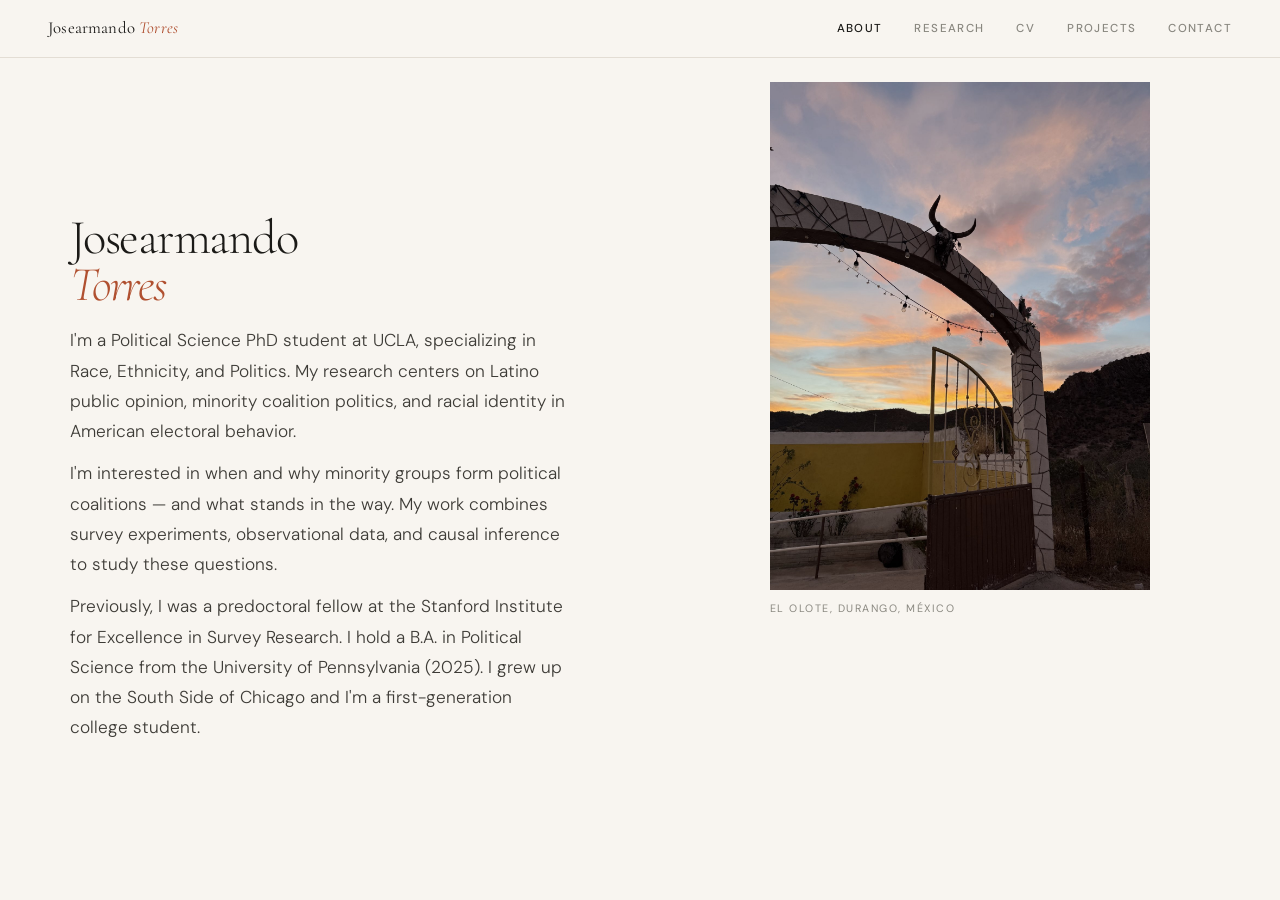
<file: index.html>
<!DOCTYPE html>
<html lang="en">
<head>
  <meta charset="UTF-8" />
  <meta name="viewport" content="width=device-width, initial-scale=1.0" />
  <title>Josearmando Torres</title>
  <link rel="preconnect" href="https://fonts.googleapis.com" />
  <link href="https://fonts.googleapis.com/css2?family=Cormorant+Garamond:ital,wght@0,300;0,400;0,500;1,300;1,400&family=DM+Sans:opsz,wght@9..40,300;9..40,400;9..40,500&display=swap" rel="stylesheet" />
  <link rel="stylesheet" href="style.css" />

  <style>
    /* ── About page: full-viewport split ── */
    .about-page {
      display: grid;
      grid-template-columns: 1fr 1fr;
      height: calc(100vh - var(--nav-h));
    }

    /* ── Left: text ── */
    .about-left {
      padding: 1rem 3rem;
      display: flex;
      flex-direction: column;
      justify-content: center;
      align-items: center;
      overflow: hidden; /* prevents content spill from causing page scroll */
    }

    .about-text-wrap {
      width: 100%;
      max-width: 500px;
    }

    .about-name {
      font-family: 'Cormorant Garamond', serif;
      font-size: clamp(2.8rem, 3.8vw, 4.4rem);
      font-weight: 300;
      line-height: 0.95;
      letter-spacing: -0.025em;
      margin-bottom: 1.1rem;
    }

    .about-name em {
      display: block;
      font-style: italic;
      color: var(--accent);
    }

    .about-body p {
      color: var(--subtle);
      font-size: 1.08rem;
      line-height: 1.75;
      margin-bottom: 0.75rem;
      font-weight: 300;
    }

    .about-body p:last-child { margin-bottom: 0; }

    /* ── Right: photo ── */
    .about-right {
      display: flex;
      flex-direction: column;
      justify-content: flex-start;
      align-items: center;
      padding: 1.5rem 3rem 1rem;
    }

    .about-right img {
      width: 70%;
      height: auto;
      display: block;
      filter: saturate(0.85);
    }

    .about-right .photo-caption {
      width: 70%;
      margin-top: 0.6rem;
    }

    /* ── Mobile ── */
    @media (max-width: 820px) {
      .about-page {
        grid-template-columns: 1fr;
        height: auto;
      }

      .about-left {
        padding: 3rem 2rem 2.5rem;
        align-items: flex-start;
      }

      .about-text-wrap { max-width: 100%; }

      .about-right {
        padding: 1.5rem 2rem 3rem;
        align-items: flex-start;
      }

      .about-right img,
      .about-right .photo-caption { width: 100%; }
    }
  </style>
</head>

<body>

  <header class="site-header">
    <a href="index.html" class="site-title">Josearmando <em>Torres</em></a>
    <nav class="site-nav">
      <a href="index.html" class="active">About</a>
      <a href="research.html">Research</a>
      <a href="files/CVJosearmandoTorres.pdf" target="_blank" class="cv-link">CV</a>
      <a href="projects.html">Projects</a>
      <a href="contact.html">Contact</a>
    </nav>
  </header>

  <div class="about-page">

    <div class="about-left fade-in">
      <div class="about-text-wrap">
      <h1 class="about-name">Josearmando<em>Torres</em></h1>
      <div class="about-body">
        <p>
          I'm a Political Science PhD student at UCLA, specializing in
          Race, Ethnicity, and Politics. My research centers on Latino public
          opinion, minority coalition politics, and racial identity in American
          electoral behavior.
        </p>
        <p>
          I'm interested in when and why minority groups form political coalitions —
          and what stands in the way. My work combines survey experiments,
          observational data, and causal inference to study these questions.
        </p>
        <p>
          Previously, I was a predoctoral fellow at the Stanford Institute for
          Excellence in Survey Research. I hold a B.A. in Political Science from
          the University of Pennsylvania (2025). I grew up on the South Side of
          Chicago and I'm a first-generation college student.
        </p>
      </div>
      </div><!-- /.about-text-wrap -->
    </div>

    <div class="about-right">
      <img src="images/arch.jpg" alt="" />
      <div class="photo-caption">El Olote, Durango, México</div>
    </div>

  </div>

  <script>
    document.querySelectorAll('.fade-in').forEach(el => {
      const obs = new IntersectionObserver(entries => {
        entries.forEach(e => { if (e.isIntersecting) { e.target.classList.add('visible'); obs.unobserve(e.target); } });
      }, { threshold: 0.05 });
      obs.observe(el);
    });
  </script>

</body>
</html>
</file>
<file: style.css>
/* ── Variables ── */
:root {
  --bg:     #F8F5F0;
  --text:   #1B1A17;
  --accent: #B05030;
  --muted:  #8A8880;
  --subtle: #3D3B36;
  --border: #E3DDD4;
  --nav-h:  58px;
}

/* ── Reset ── */
*, *::before, *::after { margin: 0; padding: 0; box-sizing: border-box; }
html { scroll-behavior: smooth; }

body {
  font-family: 'DM Sans', sans-serif;
  background: var(--bg);
  color: var(--text);
  font-size: 15px;
  line-height: 1.7;
  -webkit-font-smoothing: antialiased;
}

/* ── Nav ── */
.site-header {
  position: sticky;
  top: 0;
  z-index: 100;
  display: flex;
  align-items: center;
  justify-content: space-between;
  padding: 0 3rem;
  height: var(--nav-h);
  background: rgba(248, 245, 240, 0.93);
  backdrop-filter: blur(10px);
  -webkit-backdrop-filter: blur(10px);
  border-bottom: 1px solid var(--border);
}

.site-title {
  font-family: 'Cormorant Garamond', serif;
  font-size: 1.05rem;
  font-weight: 400;
  color: var(--text);
  text-decoration: none;
  letter-spacing: 0.01em;
}

.site-title em {
  font-style: italic;
  color: var(--accent);
}

.site-nav {
  display: flex;
  gap: 2rem;
  align-items: center;
}

.site-nav a {
  font-size: 0.72rem;
  font-weight: 500;
  text-transform: uppercase;
  letter-spacing: 0.12em;
  color: var(--muted);
  text-decoration: none;
  transition: color 0.18s;
}

.site-nav a:hover,
.site-nav a.active {
  color: var(--text);
}

/* CV link opens PDF — subtle visual cue it's external */
.site-nav a.cv-link {
  color: var(--muted);
}

/* ── Shared typography ── */
.section-label {
  font-family: 'Cormorant Garamond', serif;
  font-size: 0.9rem;
  font-weight: 400;
  color: var(--muted);
  letter-spacing: 0.04em;
  padding-bottom: 0.8rem;
  border-bottom: 1px solid var(--border);
  margin-bottom: 2.5rem;
}

.photo-caption {
  margin-top: 0.6rem;
  font-size: 0.67rem;
  color: var(--muted);
  text-transform: uppercase;
  letter-spacing: 0.14em;
}

.photo-caption-overlay {
  position: absolute;
  bottom: 1.2rem;
  left: 1.5rem;
  font-size: 0.65rem;
  color: rgba(255, 255, 255, 0.65);
  text-transform: uppercase;
  letter-spacing: 0.16em;
}

/* ── Fade-in ── */
.fade-in {
  opacity: 0;
  transform: translateY(14px);
  transition: opacity 0.55s ease, transform 0.55s ease;
}

.fade-in.visible {
  opacity: 1;
  transform: none;
}

/* ── Mobile nav ── */
@media (max-width: 600px) {
  .site-header {
    padding: 0 1.5rem;
  }

  .site-nav {
    gap: 1.2rem;
  }

  .site-nav a {
    font-size: 0.65rem;
    letter-spacing: 0.08em;
  }
}
</file>
